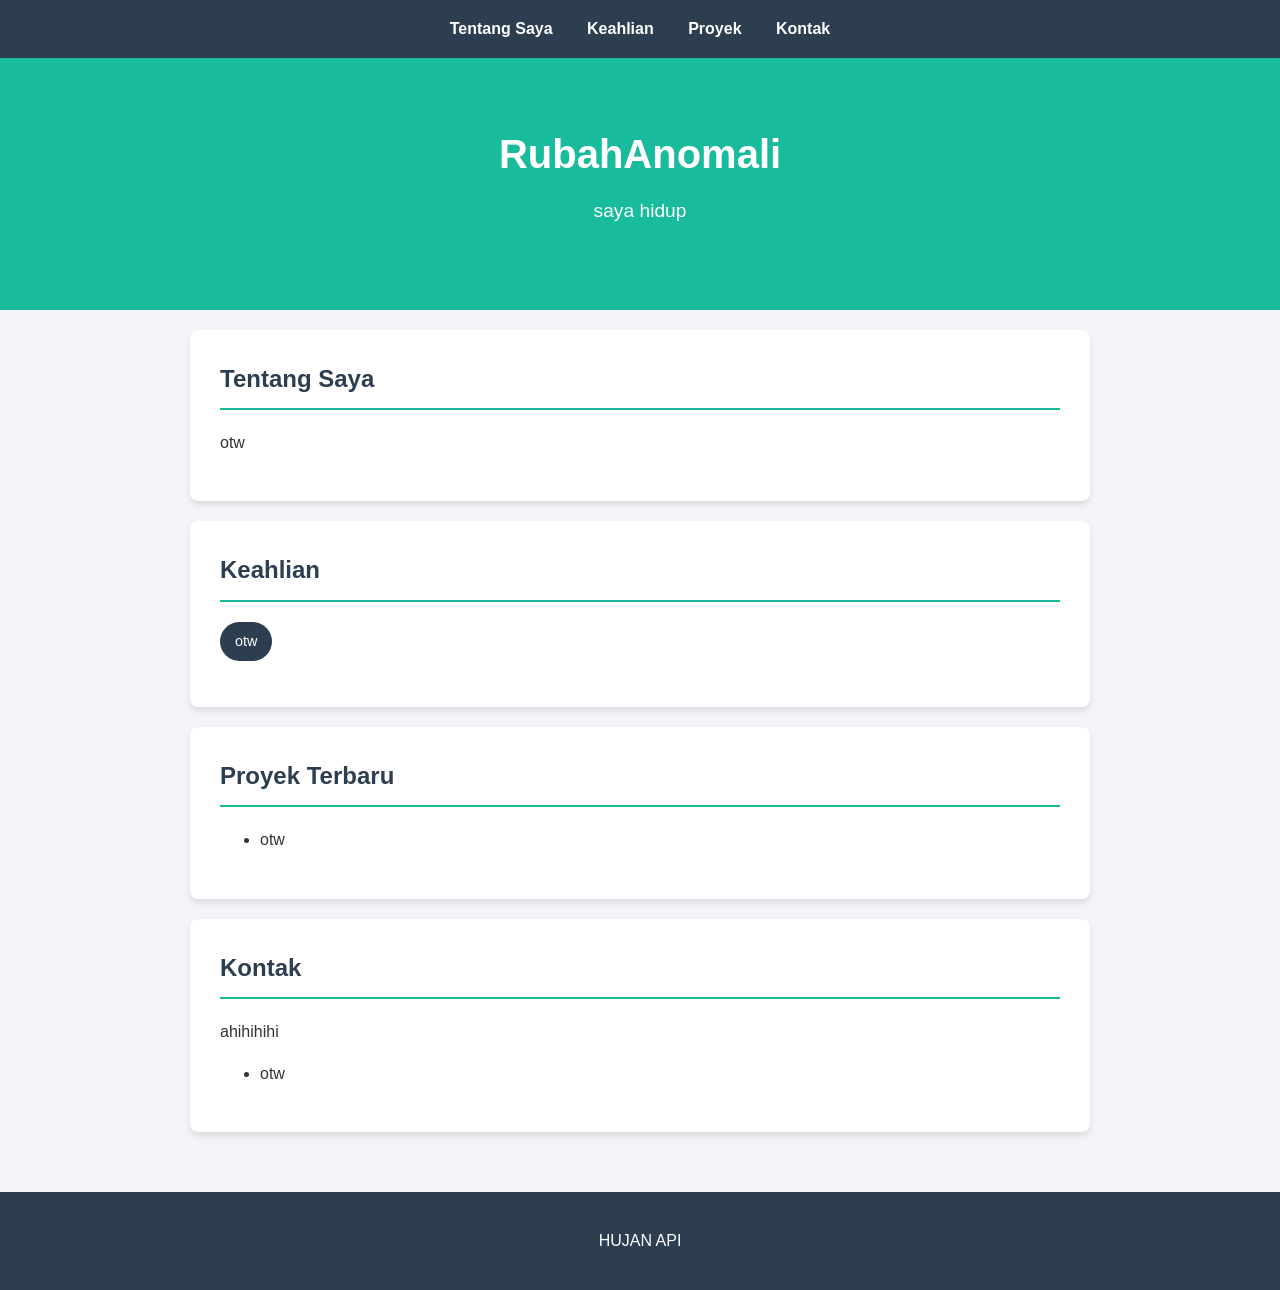
<file: portofolio/index.html>
<!DOCTYPE html>
<html lang="id">
<head>
    <meta charset="UTF-8">
    <meta name="viewport" content="width=device-width, initial-scale=1.0">
    <title>Portofolio | Farrell Fyelo Hollans Tamaela</title>
    <style>
        /* CSS Dasar */
        body {
            font-family: 'Segoe UI', Tahoma, Geneva, Verdana, sans-serif;
            margin: 0;
            padding: 0;
            background-color: #f4f4f9;
            color: #333;
            line-height: 1.6;
        }

        /* Navigasi */
        nav {
            background-color: #2c3e50;
            color: #fff;
            padding: 1rem 0;
            text-align: center;
            position: sticky;
            top: 0;
            z-index: 1000;
        }
        nav a {
            color: #fff;
            text-decoration: none;
            margin: 0 15px;
            font-weight: bold;
        }
        nav a:hover {
            color: #18bc9c;
        }

        /* Bagian Header (Hero Section) */
        header {
            background-color: #18bc9c;
            color: white;
            text-align: center;
            padding: 4rem 2rem;
        }
        header h1 {
            margin: 0;
            font-size: 2.5rem;
        }
        header p {
            font-size: 1.2rem;
            margin-top: 10px;
        }

        /* Kontainer Utama */
        .container {
            max-width: 900px;
            margin: auto;
            padding: 20px;
        }

        /* Bagian Umum */
        section {
            background: white;
            padding: 30px;
            margin-bottom: 20px;
            border-radius: 8px;
            box-shadow: 0 4px 6px rgba(0,0,0,0.1);
        }
        section h2 {
            border-bottom: 2px solid #18bc9c;
            padding-bottom: 10px;
            color: #2c3e50;
            margin-top: 0;
        }

        /* Daftar Keahlian */
        .skills-list {
            list-style: none;
            padding: 0;
            display: flex;
            flex-wrap: wrap;
            gap: 10px;
        }
        .skills-list li {
            background: #2c3e50;
            color: white;
            padding: 8px 15px;
            border-radius: 20px;
            font-size: 0.9rem;
        }

        /* Footer */
        footer {
            text-align: center;
            padding: 20px;
            background: #2c3e50;
            color: white;
            margin-top: 20px;
        }
    </style>
</head>
<body>

    <!-- Navigasi -->
    <nav>
        <a href="#tentang">Tentang Saya</a>
        <a href="#keahlian">Keahlian</a>
        <a href="#proyek">Proyek</a>
        <a href="#kontak">Kontak</a>
    </nav>

    <!-- Header Profil -->
    <header>
        <h1>RubahAnomali</h1>
        <p>saya hidup</p>
    </header>

    <!-- Konten Utama -->
    <div class="container">
        
        <!-- Tentang Saya -->
        <section id="tentang">
            <h2>Tentang Saya</h2>
            <p>otw</p>
        </section>

        <!-- Keahlian -->
        <section id="keahlian">
            <h2>Keahlian</h2>
            <ul class="skills-list">
                <li>otw</li>
            </ul>
        </section>

        <!-- Proyek -->
        <section id="proyek">
            <h2>Proyek Terbaru</h2>
            <ul>
                <li>otw</li>

            </ul>
        </section>

        <!-- Kontak -->
        <section id="kontak">
            <h2>Kontak</h2>
            <p>ahihihihi</p>
            <ul>
                <li>otw</li>
            </ul>
        </section>

    </div>

    <!-- Footer -->
    <footer>
        <p>HUJAN API</p>
    </footer>

</body>
</html>
</file>
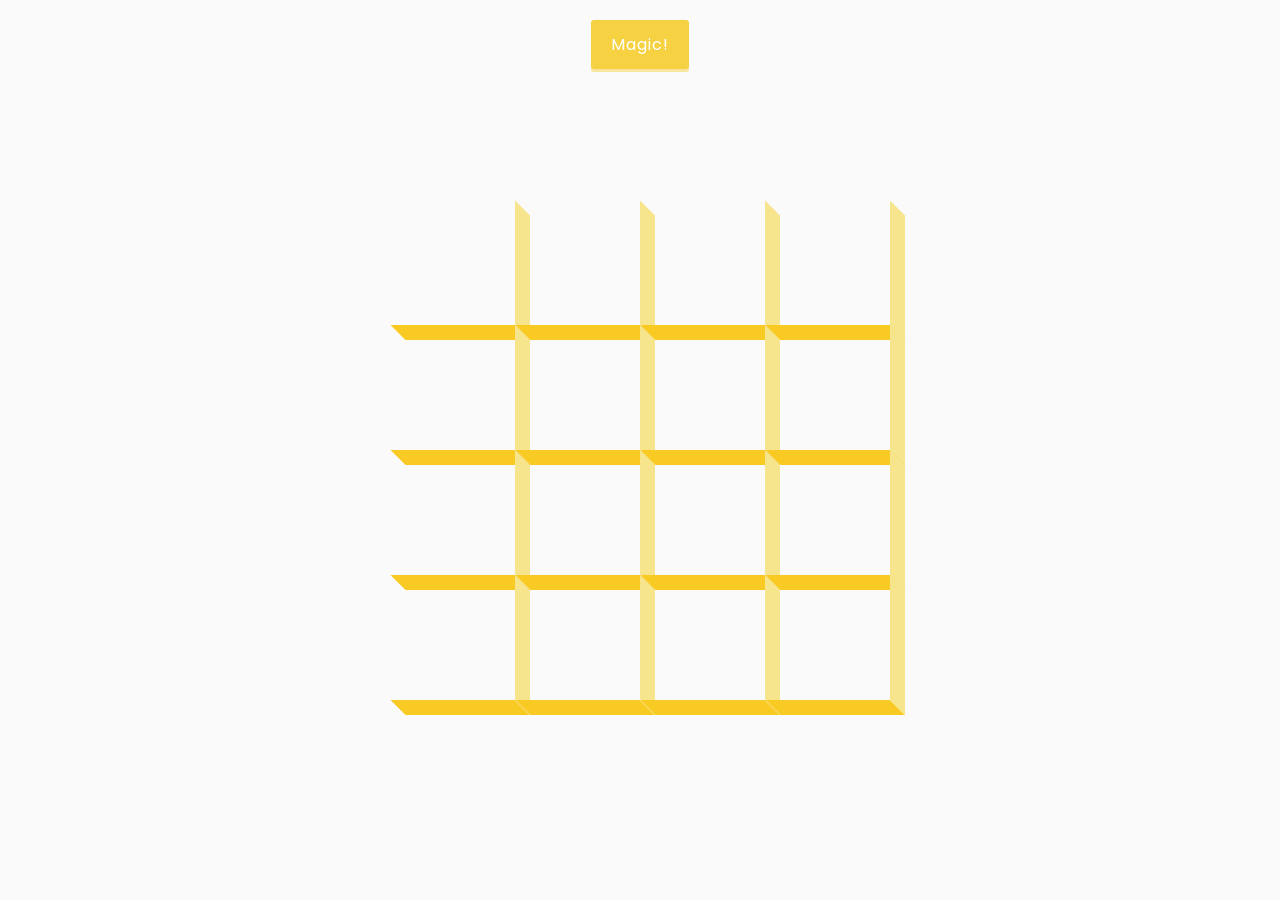
<file: latihan/MagicBox/index.html>
<!DOCTYPE html>
<html lang="en">
  <head>
    <meta charset="UTF-8" />
    <meta name="viewport" content="width=device-width, initial-scale=1.0" />
    <link
      rel="stylesheet"
      href="https://cdnjs.cloudflare.com/ajax/libs/font-awesome/5.14.0/css/all.min.css"
      integrity="sha512-1PKOgIY59xJ8Co8+NE6FZ+LOAZKjy+KY8iq0G4B3CyeY6wYHN3yt9PW0XpSriVlkMXe40PTKnXrLnZ9+fkDaog=="
      crossorigin="anonymous"
    />
    <link rel="stylesheet" href="style.css" />
    <title>3D Boxes Background</title>
  </head>
  <body>
    <button id="btn" class="magic">Magic!</button>
    <div id="boxes" class="boxes big"></div>
    <script src="script.js"></script>
  </body>
</html>
</file>
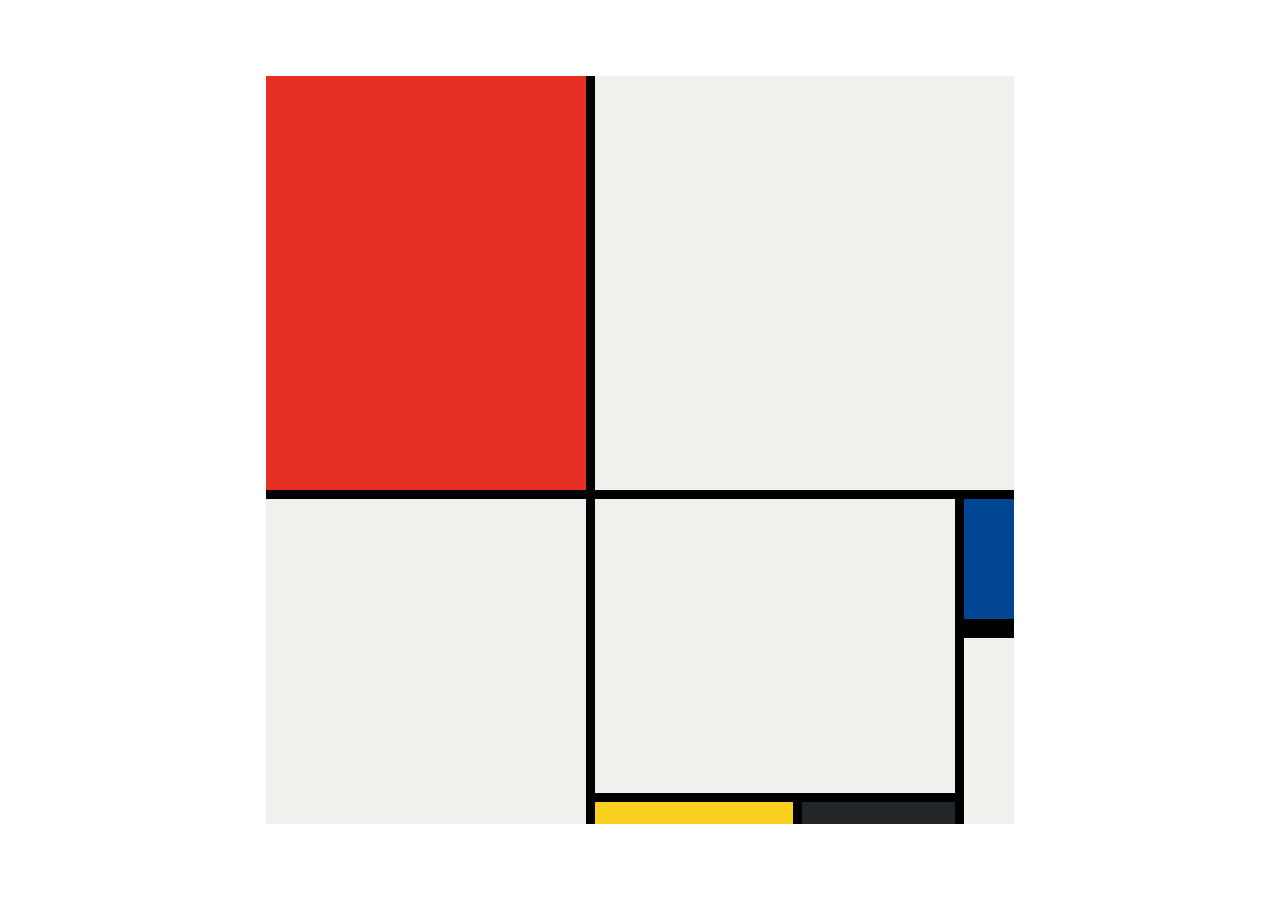
<file: latihan/tugas-lab04.1/index.html>
<!DOCTYPE html>
<html lang="en">

<head>
  <meta charset="UTF-8">
  <meta name="viewport" content="width=device-width, initial-scale=1.0">
  <title>Mondrian Project</title>
  <style>
    

    body {
      display: flex;
      justify-content: center;
      align-items: center;
      height: 100vh;
      margin: 0;
      padding: 0;
    }


    .container {
      width: 748px;
      height: 748px;
      display: grid;
      background-color: #000;
      gap: 9px;
      
      grid-template-columns: 320px 198px 153px 50px;
      grid-template-rows: 414px 130px 155px 22px;
    }

    .item {
      background-color: #F0F1EC;
    }

    .red {
      background-color: #E72F24;
    }

    .white1 {
      grid-column: span 3;
    }

    .white2 {
      grid-row: span 3;
    }

    .white3 {
      grid-column: span 2;
      grid-row: span 2;
    }

    .blue {
      background-color: #004592;
      border-bottom: 10px solid #000;
    }

    .white4 {
      grid-row: span 2;
    }

    .yellow {
      background-color: #F9D01E;
    }

    .black {
      background-color: #232629;
    }
  </style>
</head>

<body>
  <div class="container">
    <div class="item red"></div>
    <div class="item white1"></div>
    <div class="item white2"></div>
    <div class="item white3"></div>
    <div class="item blue"></div>
    <div class="item white4"></div>
    <div class="item yellow"></div>
    <div class="item black"></div>
  </div>
</body>

</html>
</file>
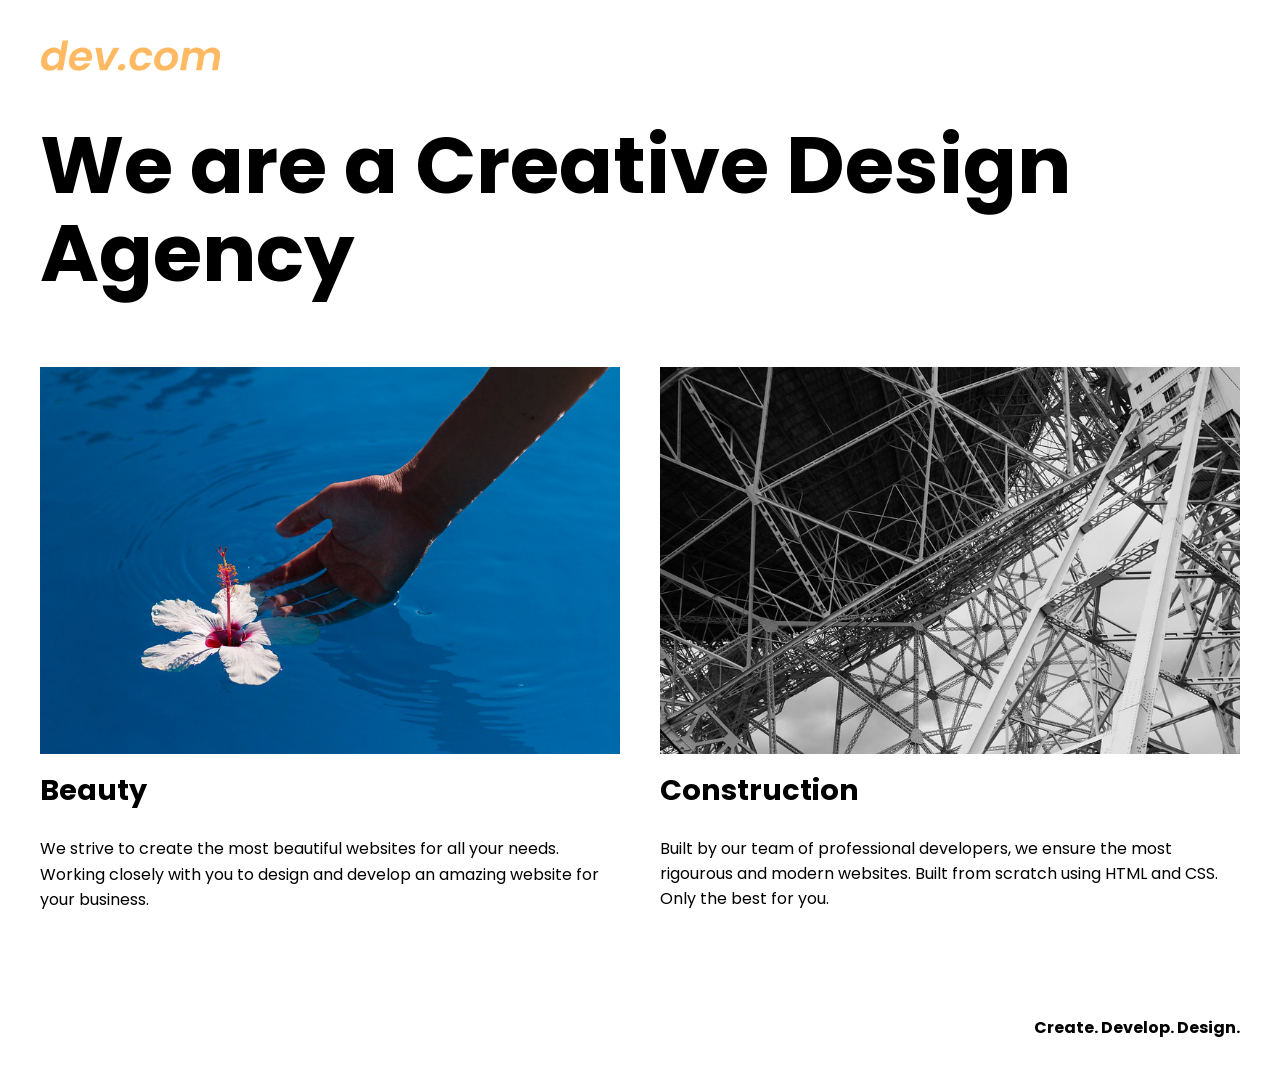
<file: latihan/tugas-lab04.2/index.html>
<!DOCTYPE html>
<html lang="en">

<head>
  <meta charset="UTF-8">
  <meta name="viewport" content="width=device-width, initial-scale=1.0">
  <title>Agency</title>
  <link rel="stylesheet" href="./style.css">
  <link rel="preconnect" href="https://fonts.googleapis.com">
  <link rel="preconnect" href="https://fonts.gstatic.com" crossorigin>
  <link href="https://fonts.googleapis.com/css2?family=Poppins:wght@400;700&display=swap" rel="stylesheet">
</head>

<body>
  <div class="main">
    <img class="logo" src="./assets/images/logo.png" alt="logo">
    <h1>We are a Creative Design Agency</h1>
    <div class="left card"><img class="tile-image" src="./assets/images/beautiful.jpg" alt="hand and flower in water">
      <h2 class="card-title">Beauty</h2>
      <p class="card-text">We strive to create the most beautiful websites for all your needs. Working closely with you
        to
        design and
        develop an amazing website for your business.</p>
    </div>

    <div class="right card"><img class="tile-image" src="./assets/images/construction.jpg" alt="metal structure">
      <h2 class="card-title">Construction</h2>
      <p>Built by our team of professional developers, we ensure the most rigourous and modern websites. Built from
        scratch using HTML and CSS. Only the best for you.</p>
    </div>

  </div>
  <footer>
    <p>Create. Develop. Design.</p>
  </footer>
</body>

</html>
</file>
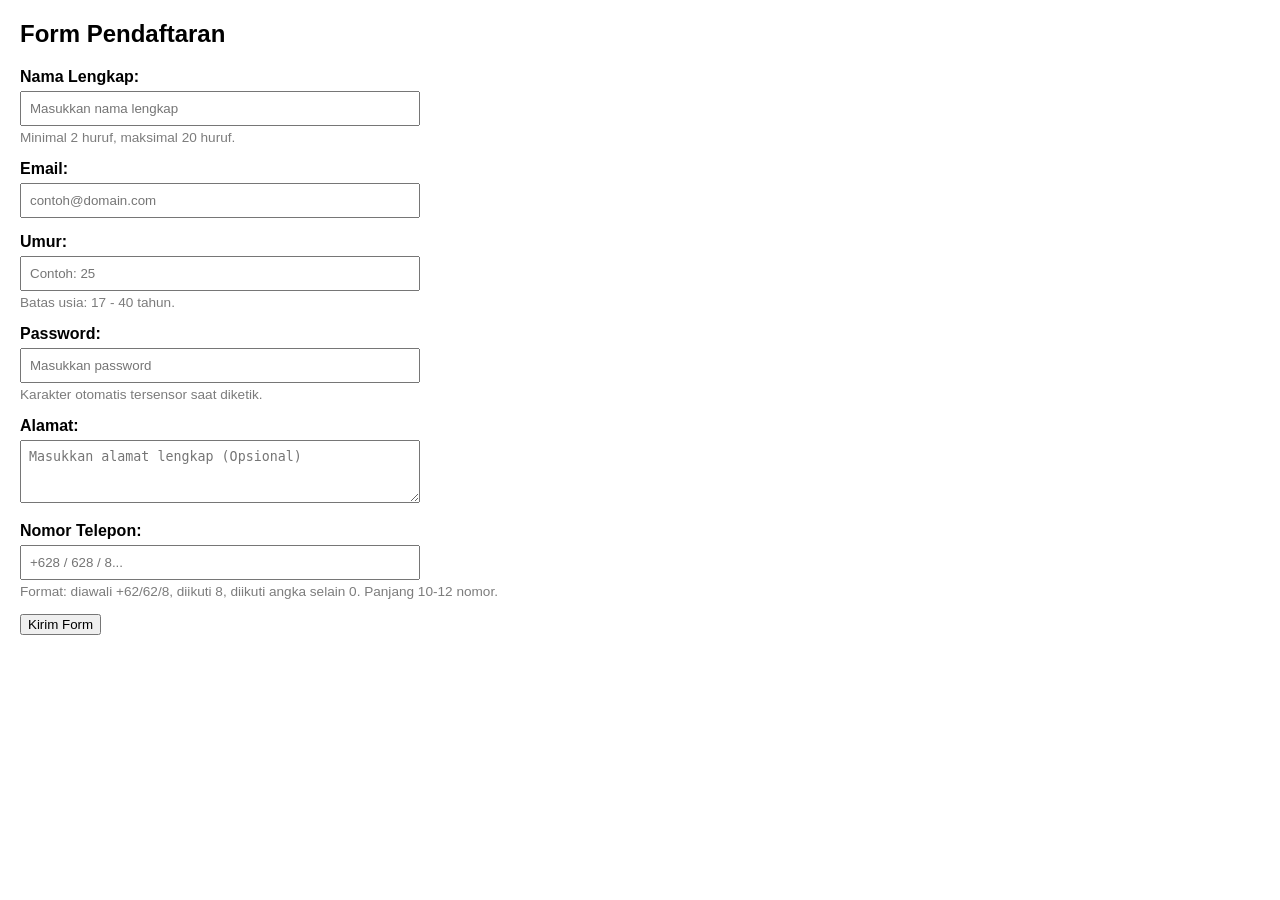
<file: latihan/HTML5.html>
<!DOCTYPE html>
<html lang="id">
<head>
    <meta charset="UTF-8">
    <meta name="viewport" content="width=device-width, initial-scale=1.0">
    <title>Form Validasi HTML5</title>
    <style>
        body { font-family: Arial, sans-serif; margin: 20px; }
        .form-group { margin-bottom: 15px; }
        label { display: block; margin-bottom: 5px; font-weight: bold; }
        input, textarea { width: 100%; max-width: 400px; padding: 8px; box-sizing: border-box; }
        small { color: #7c7c7c; font-size: 0.85em; display: block; margin-top: 4px; }
    </style>
</head>
<body>

    <h2>Form Pendaftaran</h2>
    
    <form action="#" method="POST">
        
        <div class="form-group">
            <label for="nama">Nama Lengkap:</label>
            <input type="text" id="nama" name="nama"
                    minlength="2" maxlength="20"
                    required
                    placeholder="Masukkan nama lengkap">
            <small>Minimal 2 huruf, maksimal 20 huruf.</small>
        </div>

        <div class="form-group">
            <label for="email">Email:</label>
            <input type="email" id="email" name="email"
                    required
                    placeholder="contoh@domain.com">
        </div>

        <div class="form-group">
            <label for="umur">Umur:</label>
            <input type="number" id="umur" name="umur"
                    min="17" max="40"
                    required
                    placeholder="Contoh: 25">
            <small>Batas usia: 17 - 40 tahun.</small>
        </div>

        <div class="form-group">
            <label for="password">Password:</label>
            <input type="password" id="password" name="password"
                    required
                    placeholder="Masukkan password">
            <small>Karakter otomatis tersensor saat diketik.</small>
        </div>

        <div class="form-group">
            <label for="alamat">Alamat:</label>
            <textarea id="alamat" name="alamat" rows="3"
                        placeholder="Masukkan alamat lengkap (Opsional)"></textarea>
        </div>

        <div class="form-group">
            <label for="telepon">Nomor Telepon:</label>
            <input type="tel" id="telepon" name="telepon"
                    pattern="^(\+628[1-9][0-9]{5,7}|628[1-9][0-9]{5,7}|88[1-9][0-9]{6,8})$"
                    required
                    title="Diawali +62, 62, atau 8, diikuti 8, lalu angka selain 0, dan panjang total 10-12 angka"
                    placeholder="+628 / 628 / 8...">
            <small>Format: diawali +62/62/8, diikuti 8, diikuti angka selain 0. Panjang 10-12 nomor.</small>
        </div>

        <button type="submit">Kirim Form</button>

    </form>

</body>
</html>
</file>
<file: latihan/MagicBox/style.css>
@import url('https://fonts.googleapis.com/css2?family=Roboto:wght@400;700&display=swap');
@import url('https://fonts.googleapis.com/css2?family=Poppins&display=swap');

* {
  box-sizing: border-box;
}

body {
  background-color: #fafafa;
  font-family: 'Roboto', sans-serif;
  display: flex;
  flex-direction: column;
  align-items: center;
  justify-content: center;
  height: 100vh;
  overflow: hidden;
  margin: 0;
}

.magic {
  background-color: #f6d142; 
  color: #fff;
  font-family: 'Poppins', sans-serif;
  border: 0;
  border-radius: 3px;
  font-size: 16px;
  padding: 12px 20px;
  cursor: pointer;
  position: absolute;
  top: 20px;
  letter-spacing: 1px;
  box-shadow: 0 3px rgba(246, 209, 66, 0.5);
  z-index: 100;
}

.magic:focus {
  outline: none;
}

.magic:active {
  box-shadow: none;
  transform: translateY(2px);
}

.boxes {
  display: flex;
  flex-wrap: wrap;
  justify-content: space-around;
  height: 500px;
  width: 500px;
  position: relative;
  transition: .4s ease;
}
e
.boxes.big {
  width: 600px;
  height: 600px;
}

/* Membuat kotak-kotak berdekatan saat tombol "Magic!" dinonaktifkan (mode big) */
.boxes.big .box {
  transform: rotateZ(360deg);
}

/* Properti Dasar Kotak Individual */
.box {
  background-image: url('https://media.giphy.com/media/v1.Y2lkPTc5MGI3NjExMXRoajV4dGh5OTI0cWtwY2tjN3EyaXVvdWw5c2RlY2V0MWR5cHZ6NSZlcD12MV9naWZzX3NlYXJjaCZjdD1n/fgR5ghGSXWpuU/giphy.gif');
  background-repeat: no-repeat;
  background-size: 500px 500px;
  position: relative;
  height: 125px;
  width: 125px;
  transition: .4s ease;
}

/* Efek Ketebalan 3D Bagian Kanan Kotak */
.box::after {
  content: '';
  background-color: #f6e58d;
  position: absolute;
  top: 8px;
  right: -15px;
  height: 100%;
  width: 15px;
  transform: skewY(45deg);
}

/* Efek Ketebalan 3D Bagian Bawah Kotak */
.box::before {
  content: '';
  background-color: #f9ca24;
  position: absolute;
  bottom: -15px;
  left: 8px;
  height: 15px;
  width: 100%;
  transform: skewX(45deg);
}
</file>
<file: latihan/tugas-lab04.2/style.css>
body {
  font-family: 'Poppins', sans-serif;
  margin: 0;
  padding: 0;
  background-color: #ffffff;
}

.main {
  display: grid;
  grid-template-columns: 1fr 1fr;
  gap: 40px;
  max-width: 1200px;
  margin: 0 auto;
  padding: 40px;
}

.logo {
  grid-column: 1 / -1;
  width: 180px; 
}

h1 {
  grid-column: 1 / -1;
  font-size: 5rem;
  margin: 10px 0 30px 0;
  line-height: 1.1;
  color: #000000;
}

.card {
  width: 100%;
}

.tile-image {
  width: 100%;
  height: auto;
  display: block;
  margin-bottom: 15px;
}

.card-title {
  margin-top: 0;
  font-size: 1.8rem;
}

.card-text {
  line-height: 1.6;
}

footer {
  text-align: right;
  padding: 30px 40px;
  font-weight: bold;
}

@media (max-width: 768px) {
  .main {
    grid-template-columns: 1fr;
    padding: 20px;
    gap: 30px;
  }
  
  h1 {
    font-size: 3.5rem;
  }
  
  footer {
    padding: 20px;
  }
}
</file>
